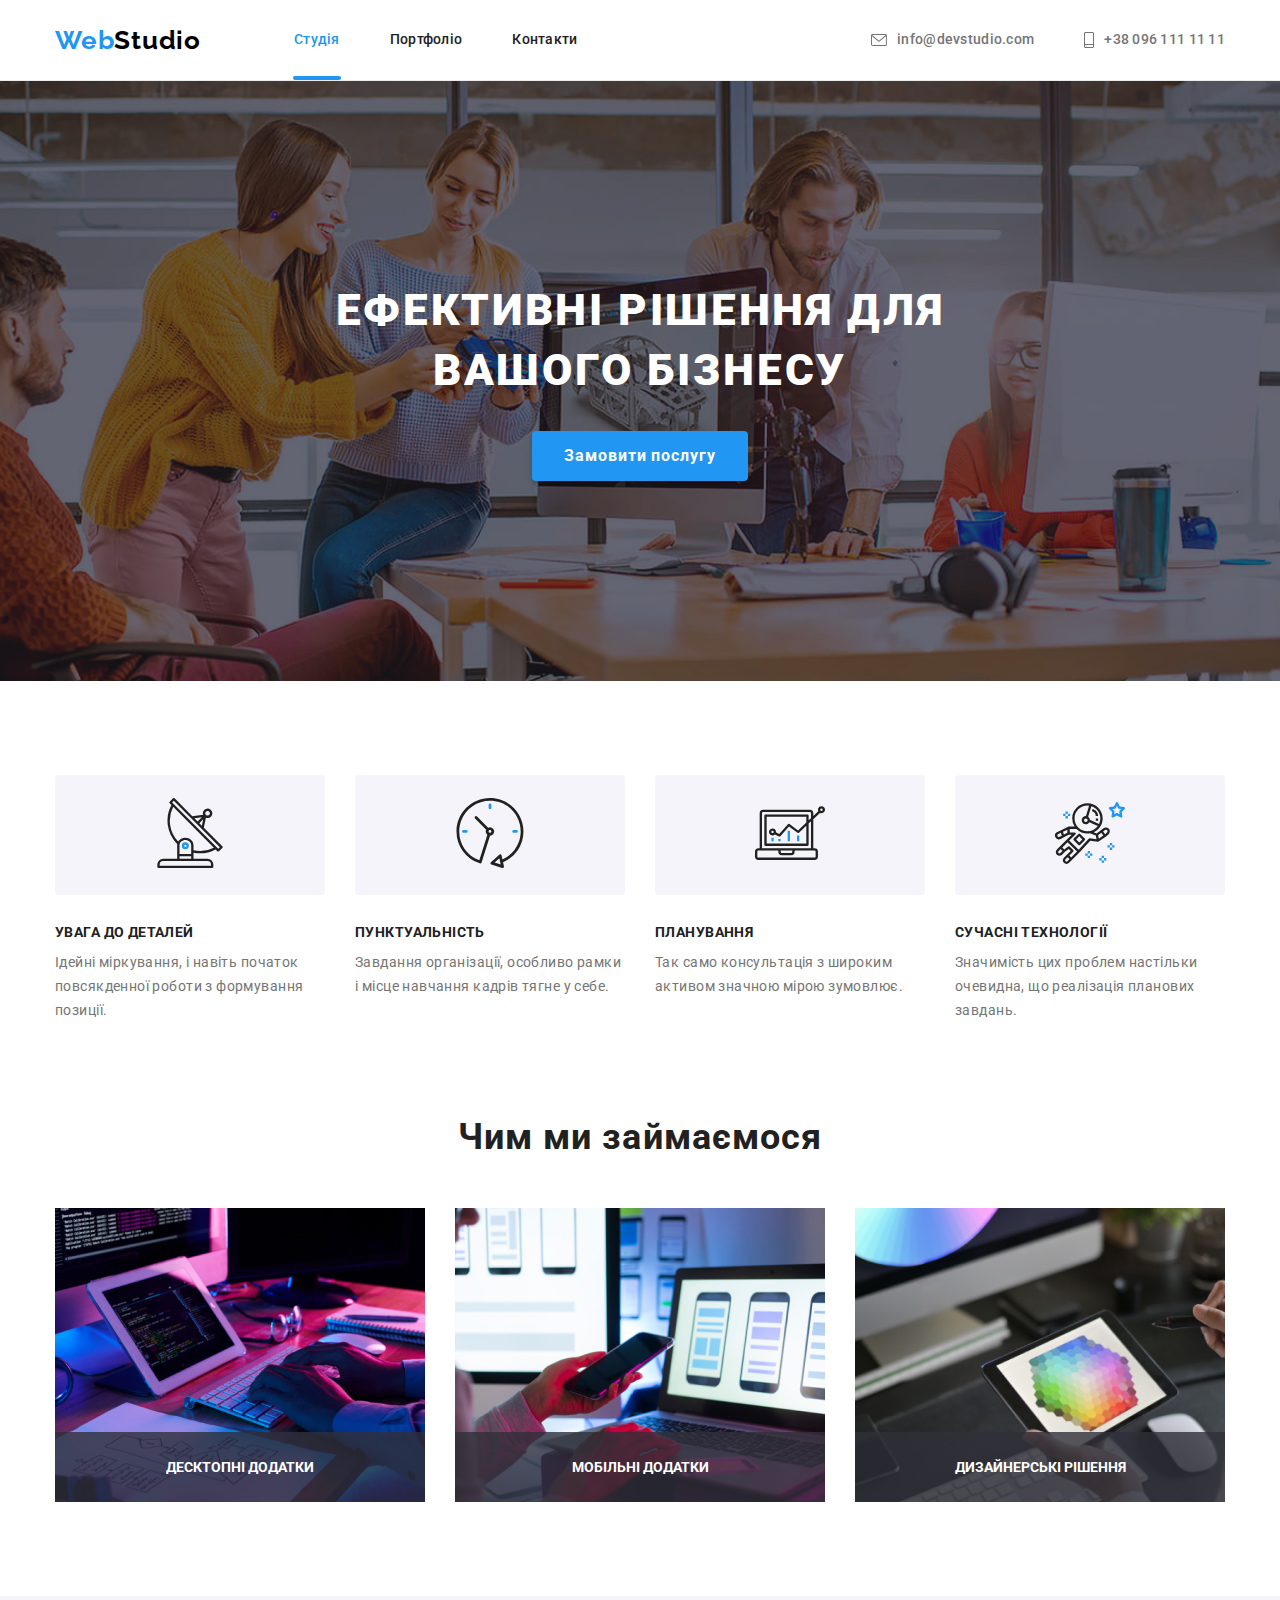
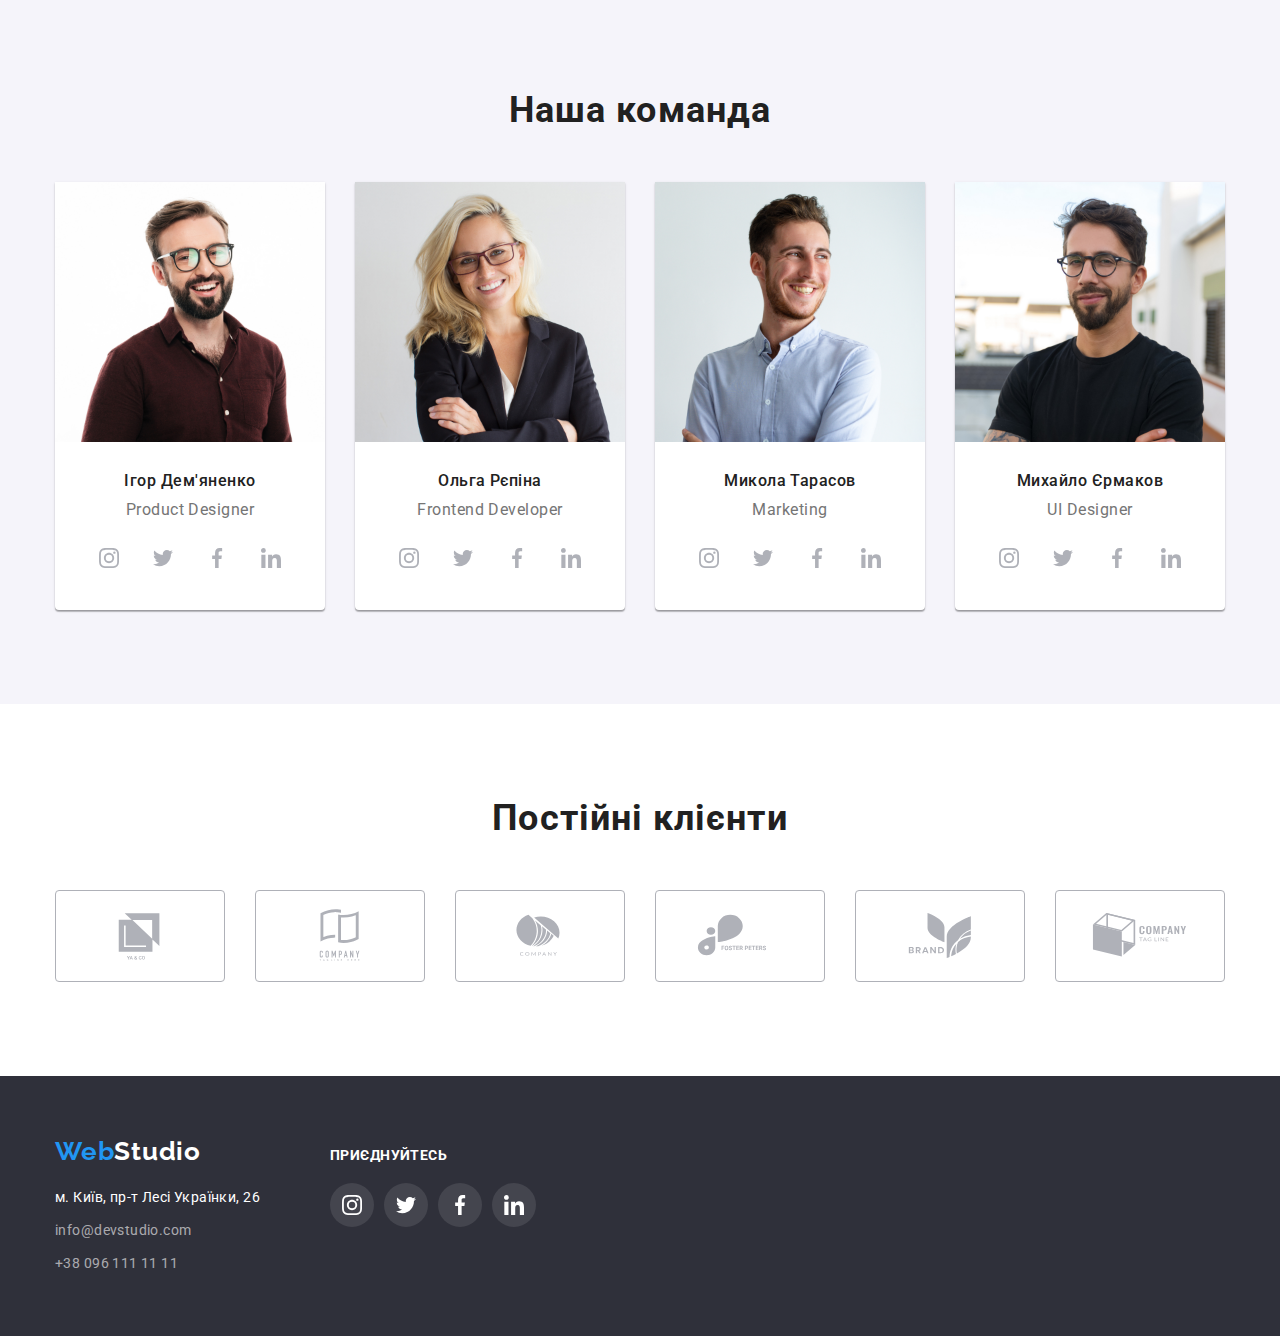
<file: index.html>
<!DOCTYPE html>
<html lang="uk">
  <head>
    <meta charset="UTF-8" />
    <meta http-equiv="X-UA-Compatible" content="IE=edge" />
    <meta name="viewport" content="width=device-width, initial-scale=1.0" />
    <title>hw-3</title>

    <!-- Modern normalize -->
    <link
      rel="stylesheet"
      href="https://cdnjs.cloudflare.com/ajax/libs/modern-normalize/1.1.0/modern-normalize.css"
      integrity="sha512-Y0MM+V6ymRKN2zStTqzQ227DWhhp4Mzdo6gnlRnuaNCbc+YN/ZH0sBCLTM4M0oSy9c9VKiCvd4Jk44aCLrNS5Q=="
      crossorigin="anonymous"
      referrerpolicy="no-referrer"
    />

    <!-- Fonts -->
    <link rel="preconnect" href="https://fonts.googleapis.com" />
    <link rel="preconnect" href="https://fonts.gstatic.com" crossorigin />
    <link
      href="https://fonts.googleapis.com/css2?family=Raleway:wght@700&family=Roboto:wght@400;500;700;900&display=swap"
      rel="stylesheet"
    />

    <!-- Custom styles -->
    <link rel="stylesheet" href="./css/styles.css" />
  </head>

  <body>
    <!-- HEADER -->

    <header class="header">
      <div class="header-container container">
        <nav class="header-nav">
          <div class="partner-logo">
            <a class="logo" href="./index.html"
              >Web<span class="logo logo-header">Studio</span></a
            >
          </div>
          <ul class="naw-list list">
            <li class="naw-item">
              <a
                href="./index.html"
                rel="noopener noreferrer nofollow"
                class="naw-link naw-page"
                >Студія</a
              >
            </li>
            <li class="naw-item">
              <a
                href="./portfolio.html"
                rel="noopener noreferrer nofollow"
                class="naw-link"
                >Портфоліо</a
              >
            </li>
            <li class="naw-item">
              <a href="#" rel="noopener noreferrer nofollow" class="naw-link"
                >Контакти</a
              >
            </li>
          </ul>
        </nav>
        <ul class="contact list">
          <li class="contact-item">
            <a href="mailto:info@devstudio.com" class="contact-link"
              ><svg class="header-icon" width="16" height="12">
                <use href="./img/icons/icons.svg#icon-envelope"></use>
              </svg>
              info@devstudio.com
            </a>
          </li>
          <li class="contact-item">
            <a href="tel:+380961111111" class="contact-link"
              ><svg class="header-icon" width="10" height="16">
                <use href="./img/icons/icons.svg#icon-smartphone"></use>
              </svg>
              +38 096 111 11 11
            </a>
          </li>
        </ul>
      </div>
    </header>

    <!-- MAIN -->

    <main>
      <!-- HERO -->

      <section class="hero section">
        <div class="container">
          <h1 class="hero-title">Ефективні рішення для вашого бізнесу</h1>
          <button type="button" class="hero-btn" data-modal-open>
            Замовити послугу
          </button>
        </div>
      </section>

      <!-- BENEFITS -->

      <section class="section">
        <div class="benefits-container container">
          <h2 class="visually-hidden">Особенности и преимущества</h2>
          <ul class="list benefits">
            <li class="benefits-list">
              <div class="icon-container">
                <a href=""
                  ><svg class="icon-benefits" width="70" height="70">
                    <use href="./img/icons/icons.svg#icon-antenna"></use>
                  </svg>
                </a>
              </div>
              <h3 class="benefits-title">УВАГА ДО ДЕТАЛЕЙ</h3>
              <p class="benefits-text">
                Ідейні міркування, і навіть початок повсякденної роботи з
                формування позиції.
              </p>
            </li>
            <li class="benefits-list">
              <div class="icon-container">
                <a href=""
                  ><svg class="icon-benefits" width="70" height="70">
                    <use href="./img/icons/icons.svg#icon-clock"></use>
                  </svg>
                </a>
              </div>
              <h3 class="benefits-title">ПУНКТУАЛЬНІСТЬ</h3>
              <p class="benefits-text">
                Завдання організації, особливо рамки і місце навчання кадрів
                тягне у себе.
              </p>
            </li>
            <li class="benefits-list">
              <div class="icon-container">
                <a href=""
                  ><svg class="icon-benefits" width="70" height="70">
                    <use href="./img/icons/icons.svg#icon-diagram"></use>
                  </svg>
                </a>
              </div>
              <h3 class="benefits-title">ПЛАНУВАННЯ</h3>
              <p class="benefits-text">
                Так само консультація з широким активом значною мірою зумовлює.
              </p>
            </li>
            <li class="benefits-list">
              <div class="icon-container">
                <a href=""
                  ><svg class="icon-benefits" width="70" height="70">
                    <use href="./img/icons/icons.svg#icon-astronaut"></use>
                  </svg>
                </a>
              </div>
              <h3 class="benefits-title">СУЧАСНІ ТЕХНОЛОГІЇ</h3>
              <p class="benefits-text">
                Значимість цих проблем настільки очевидна, що реалізація
                планових завдань.
              </p>
            </li>
          </ul>
        </div>
      </section>

      <!-- ABOUT -->
      <section class="section about">
        <div class="container">
          <h2 class="section-title">Чим ми займаємося</h2>
          <ul class="about-list list">
            <li class="about-item">
              <img
                src="./img/computer.jpg"
                alt="Комп'ютер"
                width="370"
                height="294"
                class="about-img"
              />
              <div class="overlay-about">
                <p class="overlay-about-text">Десктопні додатки</p>
              </div>
            </li>
            <li class="about-item">
              <img
                src="./img/telephone.jpg"
                alt="Телефон"
                width="370"
                height="294"
                class="about-img"
              />
              <div class="overlay-about">
                <p class="overlay-about-text">Мобільні додатки</p>
              </div>
            </li>
            <li class="about-item">
              <img
                src="./img/tablet.jpg"
                alt="Планшет"
                width="370"
                height="294"
                class="about-img"
              />
              <div class="overlay-about">
                <p class="overlay-about-text">Дизайнерські рішення</p>
              </div>
            </li>
          </ul>
        </div>
      </section>

      <!-- TEAM -->
      <section class="team section">
        <div class="container">
          <h2 class="section-title">Наша команда</h2>
          <ul class="team-list list">
            <li class="team-item">
              <img
                src="./img/team-img-1.jpg"
                alt="Ігор Дем'яненко"
                width="270"
                height="260"
                class="team-img"
              />
              <div class="team-card">
                <h3 class="team-name">Ігор Дем'яненко</h3>
                <p lang="en" class="team-content">Product Designer</p>
                <ul class="socials list">
                  <li class="socials-item">
                    <a
                      class="socials-link"
                      href="https://instagram.com"
                      target="_blank"
                      rel="noopener noreferrer"
                      aria-label="Instagram icon"
                      ><svg class="socials-icon" width="20" height="20">
                        <use href="./img/icons/icons.svg#icon-instagram"></use>
                      </svg>
                    </a>
                  </li>
                  <li class="socials-item">
                    <a
                      class="socials-link link"
                      href="https://twitter.com"
                      target="_blank"
                      rel="noopener noreferrer"
                      aria-label="Twitter icon"
                      ><svg class="socials-icon" width="20" height="20">
                        <use href="./img/icons/icons.svg#icon-twitter"></use>
                      </svg>
                    </a>
                  </li>
                  <li class="socials-item">
                    <a
                      class="socials-link link"
                      href="https://facebook.com"
                      target="_blank"
                      rel="noopener noreferrer"
                      aria-label="Facebook icon"
                      ><svg class="socials-icon" width="20" height="20">
                        <use href="./img/icons/icons.svg#icon-facebook"></use>
                      </svg>
                    </a>
                  </li>
                  <li class="socials-item">
                    <a
                      class="socials-link link"
                      href="https://linkedin.com"
                      target="_blank"
                      rel="noopener noreferrer"
                      aria-label="LinkedIn icon"
                      ><svg class="socials-icon" width="20" height="20">
                        <use href="./img/icons/icons.svg#icon-linkedin"></use>
                      </svg>
                    </a>
                  </li>
                </ul>
              </div>
            </li>
            <li class="team-item">
              <img
                src="./img/team-img-2.jpg"
                alt="Ольга Рєпіна"
                width="270"
                height="260"
                class="team-img"
              />
              <div class="team-card">
                <h3 class="team-name">Ольга Рєпіна</h3>
                <p lang="en" class="team-content">Frontend Developer</p>
                <ul class="socials list">
                  <li class="socials-item">
                    <a
                      class="socials-link link"
                      href="https://instagram.com"
                      target="_blank"
                      rel="noopener noreferrer"
                      aria-label="Instagram icon"
                      ><svg class="socials-icon" width="20" height="20">
                        <use href="./img/icons/icons.svg#icon-instagram"></use>
                      </svg>
                    </a>
                  </li>
                  <li class="socials-item">
                    <a
                      class="socials-link link"
                      href="https://twitter.com"
                      target="_blank"
                      rel="noopener noreferrer"
                      aria-label="Twitter icon"
                      ><svg class="socials-icon" width="20" height="20">
                        <use href="./img/icons/icons.svg#icon-twitter"></use>
                      </svg>
                    </a>
                  </li>
                  <li class="socials-item">
                    <a
                      class="socials-link link"
                      href="https://facebook.com"
                      target="_blank"
                      rel="noopener noreferrer"
                      aria-label="Facebook icon"
                      ><svg class="socials-icon" width="20" height="20">
                        <use href="./img/icons/icons.svg#icon-facebook"></use>
                      </svg>
                    </a>
                  </li>
                  <li class="socials-item">
                    <a
                      class="socials-link link"
                      href="https://linkedin.com"
                      target="_blank"
                      rel="noopener noreferrer"
                      aria-label="LinkedIn icon"
                      ><svg class="socials-icon" width="20" height="20">
                        <use href="./img/icons/icons.svg#icon-linkedin"></use>
                      </svg>
                    </a>
                  </li>
                </ul>
              </div>
            </li>
            <li class="team-item">
              <img
                src="./img/team-img-3.jpg"
                alt="Микола Тарасов"
                width="270"
                height="260"
                class="team-img"
              />
              <div class="team-card">
                <h3 class="team-name">Микола Тарасов</h3>
                <p lang="en" class="team-content">Marketing</p>
                <ul class="socials list">
                  <li class="socials-item">
                    <a
                      class="socials-link link"
                      href="https://instagram.com"
                      target="_blank"
                      rel="noopener noreferrer"
                      aria-label="Instagram icon"
                      ><svg class="socials-icon" width="20" height="20">
                        <use href="./img/icons/icons.svg#icon-instagram"></use>
                      </svg>
                    </a>
                  </li>
                  <li class="socials-item">
                    <a
                      class="socials-link link"
                      href="https://twitter.com"
                      target="_blank"
                      rel="noopener noreferrer"
                      aria-label="Twitter icon"
                      ><svg class="socials-icon" width="20" height="20">
                        <use href="./img/icons/icons.svg#icon-twitter"></use>
                      </svg>
                    </a>
                  </li>
                  <li class="socials-item">
                    <a
                      class="socials-link link"
                      href="https://facebook.com"
                      target="_blank"
                      rel="noopener noreferrer"
                      aria-label="Facebook icon"
                      ><svg class="socials-icon" width="20" height="20">
                        <use href="./img/icons/icons.svg#icon-facebook"></use>
                      </svg>
                    </a>
                  </li>
                  <li class="socials-item">
                    <a
                      class="socials-link link"
                      href="https://linkedin.com"
                      target="_blank"
                      rel="noopener noreferrer"
                      aria-label="LinkedIn icon"
                      ><svg class="socials-icon" width="20" height="20">
                        <use href="./img/icons/icons.svg#icon-linkedin"></use>
                      </svg>
                    </a>
                  </li>
                </ul>
              </div>
            </li>
            <li class="team-item">
              <img
                src="./img/team-img-4.jpg"
                alt="Михайло Єрмаков"
                width="270"
                height="260"
                class="team-img"
              />
              <div class="team-card">
                <h3 class="team-name">Михайло Єрмаков</h3>
                <p lang="en" class="team-content">UI Designer</p>
                <ul class="socials list">
                  <li class="socials-item">
                    <a
                      class="socials-link link"
                      href="https://instagram.com"
                      target="_blank"
                      rel="noopener noreferrer"
                      aria-label="Instagram icon"
                      ><svg class="socials-icon" width="20" height="20">
                        <use href="./img/icons/icons.svg#icon-instagram"></use>
                      </svg>
                    </a>
                  </li>
                  <li class="socials-item">
                    <a
                      class="socials-link link"
                      href="https://twitter.com"
                      target="_blank"
                      rel="noopener noreferrer"
                      aria-label="Twitter icon"
                      ><svg class="socials-icon" width="20" height="20">
                        <use href="./img/icons/icons.svg#icon-twitter"></use>
                      </svg>
                    </a>
                  </li>
                  <li class="socials-item">
                    <a
                      class="socials-link link"
                      href="https://facebook.com"
                      target="_blank"
                      rel="noopener noreferrer"
                      aria-label="Facebook icon"
                      ><svg class="socials-icon" width="20" height="20">
                        <use href="./img/icons/icons.svg#icon-facebook"></use>
                      </svg>
                    </a>
                  </li>
                  <li class="socials-item">
                    <a
                      class="socials-link link"
                      href="https://linkedin.com"
                      target="_blank"
                      rel="noopener noreferrer"
                      aria-label="LinkedIn icon"
                      ><svg class="socials-icon" width="20" height="20">
                        <use href="./img/icons/icons.svg#icon-linkedin"></use>
                      </svg>
                    </a>
                  </li>
                </ul>
              </div>
            </li>
          </ul>
        </div>
      </section>

      <!-- CLIENTS -->

      <section class="clients section">
        <div class="container">
          <h2 class="section-title clients-title">Постійні клієнти</h2>
          <ul class="list clients-list">
            <li class="container-items">
              <a class="clients-link" href="#"
                ><svg class="clients-icon" width="106" height="60">
                  <use href="./img/icons/icons.svg#icon-company1"></use>
                </svg>
              </a>
            </li>
            <li class="container-items">
              <a class="clients-link" href="#"
                ><svg class="clients-icon" width="106" height="60">
                  <use href="./img/icons/icons.svg#icon-company2"></use>
                </svg>
              </a>
            </li>
            <li class="container-items">
              <a class="clients-link" href="#"
                ><svg class="clients-icon" width="106" height="60">
                  <use href="./img/icons/icons.svg#icon-company3"></use>
                </svg>
              </a>
            </li>
            <li class="container-items">
              <a class="clients-link" href="#"
                ><svg class="clients-icon" width="106" height="60">
                  <use href="./img/icons/icons.svg#icon-company4"></use>
                </svg>
              </a>
            </li>
            <li class="container-items">
              <a class="clients-link" href="#"
                ><svg class="clients-icon" width="106" height="60">
                  <use href="./img/icons/icons.svg#icon-company5"></use>
                </svg>
              </a>
            </li>
            <li class="container-items">
              <a class="clients-link" href="#"
                ><svg class="clients-icon" width="106" height="60">
                  <use href="./img/icons/icons.svg#icon-company6"></use>
                </svg>
              </a>
            </li>
          </ul>
        </div>
      </section>
    </main>

    <!-- FOOTER -->

    <footer class="footer">
      <div class="container footer-container">
        <div class="footer-contacts">
          <a href="./index.html" class="logo"
            >Web<span class="logo-footer">Studio</span></a
          >
          <address class="footer-adress">
            <ul class="list footer-list">
              <li class="footer-item">
                <a
                  href="https://goo.gl/maps/3n27AXKgrhXGFmmF6"
                  target="_blank"
                  rel="noopener noreferrer nofollow"
                  class="footer-link"
                  >м. Київ, пр-т Лесі Українки, 26</a
                >
              </li>

              <li class="footer-item">
                <a href="mailto:info@devstudio.com" class="footer-contact"
                  >info@devstudio.com</a
                >
              </li>
              <li class="footer-item">
                <a href="tel:+380961111111" class="footer-contact"
                  >+38 096 111 11 11</a
                >
              </li>
            </ul>
          </address>
        </div>
        <div class="footer-socials">
          <p class="footer-text">приєднуйтесь</p>
          <ul class="list socials-list">
            <li>
              <a class="footer-links" href="">
                <svg class="footer-icon" width="20" height="20">
                  <use href="./img/icons/icons.svg#icon-instagram"></use>
                </svg>
              </a>
            </li>
            <li>
              <a class="footer-links" href="">
                <svg class="footer-icon" width="20" height="20">
                  <use href="./img/icons/icons.svg#icon-twitter"></use>
                </svg>
              </a>
            </li>
            <li>
              <a class="footer-links" href="">
                <svg class="footer-icon" width="20" height="20">
                  <use href="./img/icons/icons.svg#icon-facebook"></use>
                </svg>
              </a>
            </li>
            <li>
              <a class="footer-links" href="">
                <svg class="footer-icon" width="20" height="20">
                  <use href="./img/icons/icons.svg#icon-linkedin"></use>
                </svg>
              </a>
            </li>
          </ul>
        </div>
      </div>
    </footer>

    <!-- Modal window -->
    <div class="backdrop is-hidden" data-modal>
      <div class="modal" data-modal-window>
        <button class="modal-btn" data-modal-close>
          <svg class="modal-icon" width="18" height="18">
            <use href="./img/icons/icons.svg#icon-close"></use>
          </svg>
        </button>
      </div>
    </div>

    <script src="./js/modal.js"></script>
  </body>
</html>
</file>
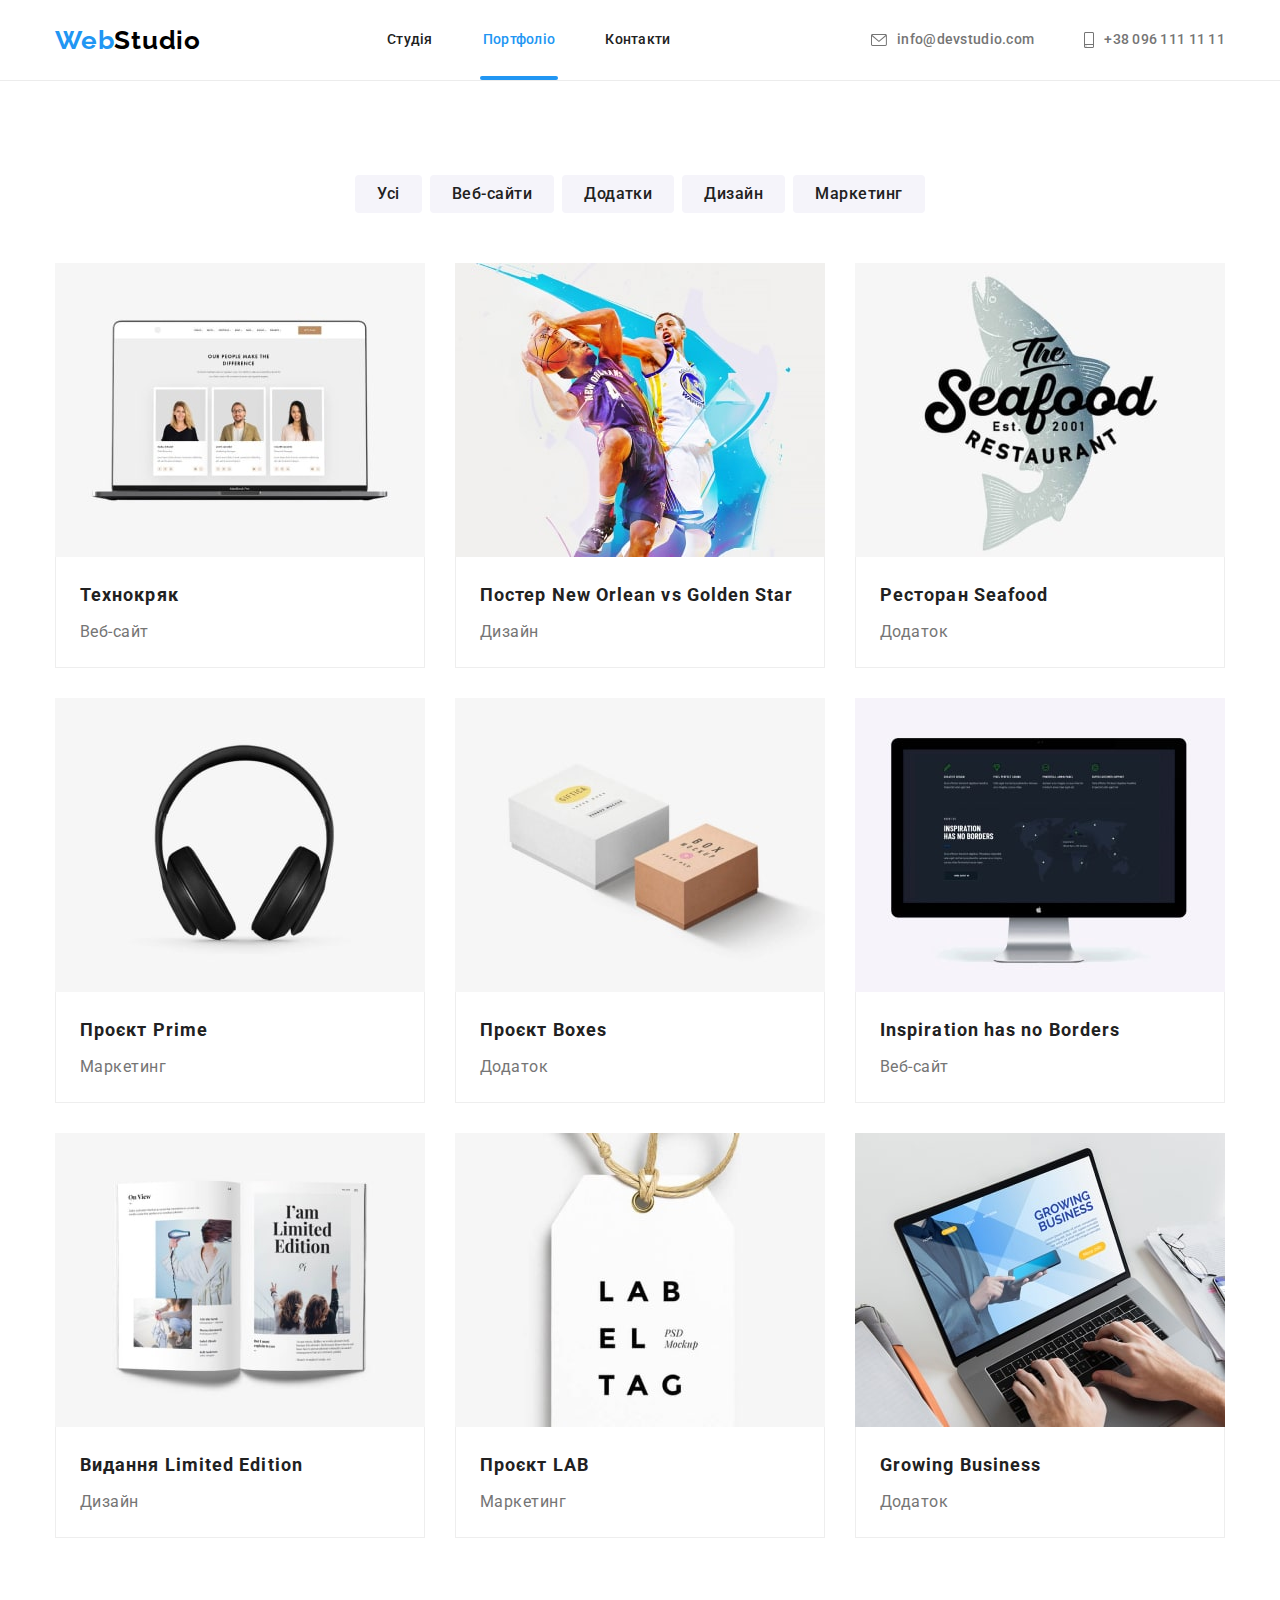
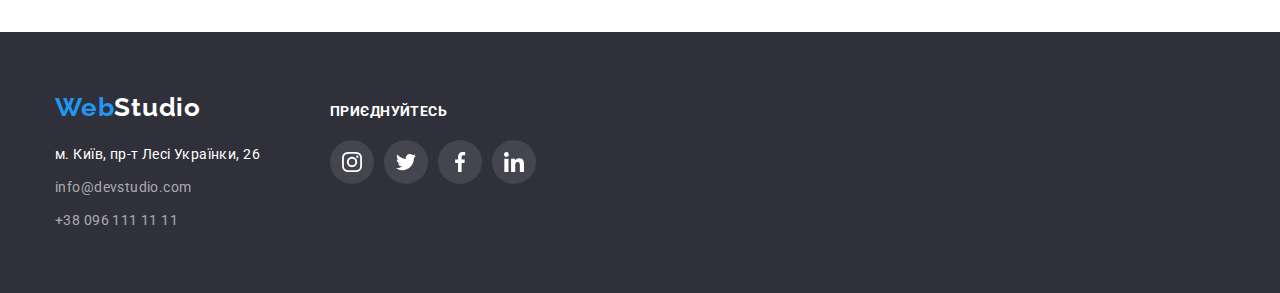
<file: portfolio.html>
<!DOCTYPE html>
<html lang="uk">
  <head>
    <meta charset="UTF-8" />
    <meta http-equiv="X-UA-Compatible" content="IE=edge" />
    <meta name="viewport" content="width=device-width, initial-scale=1.0" />
    <title>portfolio-hw-3</title>

    <!-- Modern normalize -->
    <link
      rel="stylesheet"
      href="https://cdnjs.cloudflare.com/ajax/libs/modern-normalize/1.1.0/modern-normalize.css"
      integrity="sha512-Y0MM+V6ymRKN2zStTqzQ227DWhhp4Mzdo6gnlRnuaNCbc+YN/ZH0sBCLTM4M0oSy9c9VKiCvd4Jk44aCLrNS5Q=="
      crossorigin="anonymous"
      referrerpolicy="no-referrer"
    />

    <!-- Fonts -->
    <link rel="preconnect" href="https://fonts.googleapis.com" />
    <link rel="preconnect" href="https://fonts.gstatic.com" crossorigin />
    <link
      href="https://fonts.googleapis.com/css2?family=Raleway:wght@700&family=Roboto:wght@400;500;700;900&display=swap"
      rel="stylesheet"
    />

    <!-- Custom styles -->
    <link rel="stylesheet" href="./css/styles.css" />
  </head>

  <body>
    <!-- HEADER -->
    <header class="header">
      <div class="header-container container">
        <nav class="header-nav">
          <div class="partner-logo">
            <a class="logo partner-logo" href="./index.html"
              >Web<span class="logo-header">Studio</span></a
            >
          </div>
          <ul class="naw-list list">
            <li class="naw-item">
              <a
                href="./index.html"
                rel="noopener noreferrer nofollow"
                class="naw-link"
                >Студія</a
              >
            </li>
            <li class="naw-item">
              <a
                href="./portfolio.html"
                rel="noopener noreferrer nofollow"
                class="naw-link naw-page naw-page-portfolio"
                >Портфоліо</a
              >
            </li>
            <li class="naw-item">
              <a href="#" rel="noopener noreferrer nofollow" class="naw-link"
                >Контакти</a
              >
            </li>
          </ul>
        </nav>
        <ul class="contact list">
          <li class="contact-item">
            <a href="mailto:info@devstudio.com" class="contact-link"
              ><svg class="header-icon" width="16" height="12">
                <use href="./img/icons/icons.svg#icon-envelope"></use></svg
              >info@devstudio.com</a
            >
          </li>
          <li class="contact-item">
            <a href="tel:+380961111111" class="contact-link"
              ><svg class="header-icon" width="10" height="16">
                <use href="./img/icons/icons.svg#icon-smartphone"></use></svg
              >+38 096 111 11 11</a
            >
          </li>
        </ul>
      </div>
    </header>

    <!-- MAIN -->

    <main>
      <!-- MENU -->

      <section class="menu menu-portfolio section">
        <div class="container">
          <h1 class="visually-hidden">Наші послуги</h1>
          <ul class="list menu-list">
            <li class="menu-item">
              <button type="button" class="menu-btn">Усі</button>
            </li>
            <li class="menu-item">
              <button type="button" class="menu-btn">Веб-сайти</button>
            </li>
            <li class="menu-item">
              <button type="button" class="menu-btn">Додатки</button>
            </li>
            <li class="menu-item">
              <button type="button" class="menu-btn">Дизайн</button>
            </li>
            <li class="menu-item">
              <button type="button" class="menu-btn">Маркетинг</button>
            </li>
          </ul>

          <!-- PORTFOLIO -->
          <ul class="list portfolio card-set">
            <li class="portfolio-list card-set-item">
              <a class="portfolio-link" href="">
                <div class="team-thumb">
                  <img
                    src="./img/img-1.jpg"
                    alt="Веб-сайт"
                    width="370"
                    height="294"
                    class="portfolio-img"
                  />
                  <div class="overlay-portfolio">
                    <p class="overlay-portfolio-text">
                      Ресурс пропонує комплексні пропозиції з різним рівнем
                      функціоналу та сервісів. Все це дозволить відвідувачу
                      отримати вичерпні відомості про компанію чи приватну
                      особу.
                    </p>
                  </div>
                </div>
                <div class="portfolio-card">
                  <h2 class="portfolio-title">Технокряк</h2>
                  <p class="portfolio-text">Веб-сайт</p>
                </div>
              </a>
            </li>
            <li class="portfolio-list card-set-item">
              <a class="portfolio-link" href="">
                <div class="team-thumb">
                  <img
                    src="./img/img-2.jpg"
                    alt="Дизайн"
                    width="370"
                    height="294"
                    class="portfolio-img"
                  />
                  <div class="overlay-portfolio">
                    <p class="overlay-portfolio-text">
                      Ресурс пропонує комплексні пропозиції з різним рівнем
                      функціоналу та сервісів. Все це дозволить відвідувачу
                      отримати вичерпні відомості про компанію чи приватну
                      особу.
                    </p>
                  </div>
                </div>
                <div class="portfolio-card">
                  <h2 class="portfolio-title">
                    Постер New Orlean vs Golden Star
                  </h2>
                  <p class="portfolio-text">Дизайн</p>
                </div>
              </a>
            </li>
            <li class="portfolio-list card-set-item">
              <a class="portfolio-link" href="">
                <div class="team-thumb">
                  <img
                    src="./img/img-3.jpg"
                    alt="Додаток"
                    width="370"
                    height="294"
                    class="portfolio-img"
                  />
                  <div class="overlay-portfolio">
                    <p class="overlay-portfolio-text">
                      Ресурс пропонує комплексні пропозиції з різним рівнем
                      функціоналу та сервісів. Все це дозволить відвідувачу
                      отримати вичерпні відомості про компанію чи приватну
                      особу.
                    </p>
                  </div>
                </div>
                <div class="portfolio-card">
                  <h2 class="portfolio-title">Ресторан Seafood</h2>
                  <p class="portfolio-text">Додаток</p>
                </div>
              </a>
            </li>
            <li class="portfolio-list card-set-item">
              <a class="portfolio-link" href="">
                <div class="team-thumb">
                  <img
                    src="./img/img-4.jpg"
                    alt="Маркетинг"
                    width="370"
                    height="294"
                    class="portfolio-img"
                  />
                  <div class="overlay-portfolio">
                    <p class="overlay-portfolio-text">
                      Ресурс пропонує комплексні пропозиції з різним рівнем
                      функціоналу та сервісів. Все це дозволить відвідувачу
                      отримати вичерпні відомості про компанію чи приватну
                      особу.
                    </p>
                  </div>
                </div>
                <div class="portfolio-card">
                  <h2 class="portfolio-title">Проєкт Prime</h2>
                  <p class="portfolio-text">Маркетинг</p>
                </div>
              </a>
            </li>
            <li class="portfolio-list card-set-item">
              <a class="portfolio-link" href="">
                <div class="team-thumb">
                  <img
                    src="./img/img-5.jpg"
                    alt="Додаток"
                    width="370"
                    height="294"
                    class="portfolio-img"
                  />
                  <div class="overlay-portfolio">
                    <p class="overlay-portfolio-text">
                      Ресурс пропонує комплексні пропозиції з різним рівнем
                      функціоналу та сервісів. Все це дозволить відвідувачу
                      отримати вичерпні відомості про компанію чи приватну
                      особу.
                    </p>
                  </div>
                </div>
                <div class="portfolio-card">
                  <h2 class="portfolio-title">Проєкт Boxes</h2>
                  <p class="portfolio-text">Додаток</p>
                </div>
              </a>
            </li>
            <li class="portfolio-list card-set-item">
              <a class="portfolio-link" href="">
                <div class="team-thumb">
                  <img
                    src="./img/img-6.jpg"
                    alt="Веб-сайт"
                    width="370"
                    height="294"
                    class="portfolio-img"
                  />
                  <div class="overlay-portfolio">
                    <p class="overlay-portfolio-text">
                      Ресурс пропонує комплексні пропозиції з різним рівнем
                      функціоналу та сервісів. Все це дозволить відвідувачу
                      отримати вичерпні відомості про компанію чи приватну
                      особу.
                    </p>
                  </div>
                </div>
                <div class="portfolio-card">
                  <h2 lang="en" class="portfolio-title">
                    Inspiration has no Borders
                  </h2>
                  <p class="portfolio-text">Веб-сайт</p>
                </div>
              </a>
            </li>
            <li class="portfolio-list card-set-item">
              <a class="portfolio-link" href="">
                <div class="team-thumb">
                  <img
                    src="./img/img-7.jpg"
                    alt="Дизайн"
                    width="370"
                    height="294"
                    class="portfolio-img"
                  />
                  <div class="overlay-portfolio">
                    <p class="overlay-portfolio-text">
                      Ресурс пропонує комплексні пропозиції з різним рівнем
                      функціоналу та сервісів. Все це дозволить відвідувачу
                      отримати вичерпні відомості про компанію чи приватну
                      особу.
                    </p>
                  </div>
                </div>
                <div class="portfolio-card">
                  <h2 class="portfolio-title">Видання Limited Edition</h2>
                  <p class="portfolio-text">Дизайн</p>
                </div>
              </a>
            </li>
            <li class="portfolio-list card-set-item">
              <a class="portfolio-link" href="">
                <div class="team-thumb">
                  <img
                    src="./img/img-8.jpg"
                    alt="Маркетинг"
                    width="370"
                    height="294"
                    class="portfolio-img"
                  />
                  <div class="overlay-portfolio">
                    <p class="overlay-portfolio-text">
                      Ресурс пропонує комплексні пропозиції з різним рівнем
                      функціоналу та сервісів. Все це дозволить відвідувачу
                      отримати вичерпні відомості про компанію чи приватну
                      особу.
                    </p>
                  </div>
                </div>
                <div class="portfolio-card">
                  <h2 class="portfolio-title">Проєкт LAB</h2>
                  <p class="portfolio-text">Маркетинг</p>
                </div>
              </a>
            </li>
            <li class="portfolio-list card-set-item">
              <a class="portfolio-link" href="">
                <div class="team-thumb">
                  <img
                    src="./img/img-9.jpg"
                    alt="Додаток"
                    width="370"
                    height="294"
                    class="portfolio-img"
                  />
                  <div class="overlay-portfolio">
                    <p class="overlay-portfolio-text">
                      Ресурс пропонує комплексні пропозиції з різним рівнем
                      функціоналу та сервісів. Все це дозволить відвідувачу
                      отримати вичерпні відомості про компанію чи приватну
                      особу.
                    </p>
                  </div>
                </div>
                <div class="portfolio-card">
                  <h2 lang="en" class="portfolio-title">Growing Business</h2>
                  <p class="portfolio-text">Додаток</p>
                </div>
              </a>
            </li>
          </ul>
        </div>
      </section>
    </main>

    <!-- FOOTER -->

    <footer class="footer">
      <div class="container footer-container">
        <div class="footer-contacts">
          <a href="./index.html" class="logo"
            >Web<span class="logo-footer">Studio</span></a
          >
          <address class="footer-adress">
            <ul class="list footer-list">
              <li class="footer-item">
                <a
                  href="https://goo.gl/maps/3n27AXKgrhXGFmmF6"
                  target="_blank"
                  rel="noopener noreferrer nofollow"
                  class="footer-link"
                  >м. Київ, пр-т Лесі Українки, 26</a
                >
              </li>

              <li class="footer-item">
                <a href="mailto:info@devstudio.com" class="footer-contact"
                  >info@devstudio.com</a
                >
              </li>
              <li class="footer-item">
                <a href="tel:+380961111111" class="footer-contact"
                  >+38 096 111 11 11</a
                >
              </li>
            </ul>
          </address>
        </div>
        <div class="footer-socials">
          <p class="footer-text">приєднуйтесь</p>
          <ul class="list socials-list">
            <li>
              <a class="footer-links" href="">
                <svg class="footer-icon" width="20" height="20">
                  <use href="./img/icons/icons.svg#icon-instagram"></use>
                </svg>
              </a>
            </li>
            <li>
              <a class="footer-links" href="">
                <svg class="footer-icon" width="20" height="20">
                  <use href="./img/icons/icons.svg#icon-twitter"></use>
                </svg>
              </a>
            </li>
            <li>
              <a class="footer-links" href="">
                <svg class="footer-icon" width="20" height="20">
                  <use href="./img/icons/icons.svg#icon-facebook"></use>
                </svg>
              </a>
            </li>
            <li>
              <a class="footer-links" href="">
                <svg class="footer-icon" width="20" height="20">
                  <use href="./img/icons/icons.svg#icon-linkedin"></use>
                </svg>
              </a>
            </li>
          </ul>
        </div>
      </div>
    </footer>
  </body>
</html>
</file>
<file: css/styles.css>
:root {
  --primary-color: #212121;
  --secondary-color: #f5f4fa;
  --accent-color: #e5e5e5;
  --color-grey: #757575;
  --common-white: #ffffff;
  --color-blue: #2196f3;
  --color-hero: #2f303a;
  --color-portfolio: #f5f5f5;
  --main-font: "Roboto", sans-serif;
  --title-size: 44px;
  --text-size: 14px;
  --indent: 30px;
  --items: 3;
  /* animation */
  --anim: 250ms cubic-bezier(0.4, 0, 0.2, 1);
}

body {
  font-family: "Roboto", sans-serif;
  color: var(--primary-color);
  background-color: var(--common-white);
  font-size: var(--text-size);
}
/* reset start */
h1,
h2,
h3,
h4,
h5,
h6,
p {
  margin: 0;
}

.link {
  text-decoration: none;
  color: currentColor;
}

.list {
  list-style: none;
  margin: 0;
  padding: 0;
}

img {
  display: block;
}

/* reset end */
.section {
  padding-top: 94px;
  padding-bottom: 94px;
}
.container {
  width: 1200px;
  padding-right: 15px;
  padding-left: 15px;
  margin-left: auto;
  margin-right: auto;
  /* outline: 2px solid red; */
}

.card-set {
  display: flex;
  flex-wrap: wrap;
  gap: var(--indent);
}
.card-set-item {
  flex-basis: calc(
    (100% - var(--indent) * (var(--items) - 1)) / (var(--items))
  );
}

/* HEADER */
.header {
  border: 1px solid #ececec;
  border-top: none;
  border-right: none;
  border-left: none;
}

.header-container {
  display: flex;
  align-items: center;
}
.header-nav {
  display: flex;
  align-items: center;
  margin-right: auto;
}
.logo {
  font-family: "Raleway";
  font-weight: 700;
  font-size: 26px;
  line-height: 1.19;
  letter-spacing: 0.03em;
  color: var(--color-blue);
  text-decoration: none;
}

.partner-logo {
  margin-right: 93px;
}

.contact {
  display: flex;
  /* align-items: center; */
  gap: 50px;
}

.header-icon {
  fill: currentColor;
}

.logo-header {
  color: #000000;
}

.naw-list {
  display: flex;
  /* align-items: center; */
  gap: 50px;
}

.menu-list {
  display: flex;
  justify-content: center;
  margin-bottom: 50px;
}
.menu-item:not(:last-child) {
  margin-right: 8px;
}

.list {
  list-style: none;
}

.naw-link {
  display: block;
  font-weight: 500;
  line-height: 1.14;
  letter-spacing: 0.02em;
  color: var(--primary-color);
  text-decoration: none;
  padding: 32px 0;
  transition-property: color;
  transition-duration: 250ms;
  transition-timing-function: cubic-bezier(0.4, 0, 0.2, 1);
  /* transition: color var(--anim); */
}

.naw-link:hover {
  color: var(--color-blue);
}
.naw-link:focus {
  color: var(--color-blue);
}
.naw-page {
  color: var(--color-blue);
}
.naw-item {
  position: relative;
}

.naw-page::after {
  content: "";
  display: block;
  width: 48px;
  height: 4px;
  background-color: var(--color-blue);
  border-radius: 2px;
  position: absolute;
  left: 50%;
  bottom: 0;
  transform: translate(-50%);
}

.contact-link {
  /* display: block; */
  display: flex;
  align-items: center;
  gap: 10px;
  font-weight: 500;
  line-height: 1.14;
  letter-spacing: 0.02em;
  color: var(--color-grey);
  text-decoration: none;
  padding: 32px 0;
  transition: color var(--anim);
}
.contact-link:hover {
  color: var(--color-blue);
}
.contact-link:focus {
  color: var(--color-blue);
}

/* HERO */

.hero {
  max-width: 1600px;
  margin: 0 auto; /* центруємо */
  text-align: center;
  padding: 200px 0;
  background-color: var(--color-hero);
  background-image: url(../img/overlay.png), url(../img/fon.jpg);
  background-repeat: no-repeat;
  background-position: center;
  background-size: cover;
}
.hero-title {
  margin-left: auto;
  margin-right: auto;
  margin-bottom: 30px;
  width: 696px;
  font-weight: 900;
  font-size: 44px;
  line-height: 1.36;
  text-align: center;
  letter-spacing: 0.06em;
  text-transform: uppercase;
  color: var(--common-white);
}
.hero-btn {
  /* font-family: 'Roboto';
    font-style: normal; */
  padding: 10px 32px;
  border: 0;
  border-radius: 4px;
  min-width: 216px;
  min-height: 50px;
  margin-left: auto;
  margin-right: auto;
  font-weight: 700;
  font-size: 16px;
  line-height: 1.88;
  display: flex;
  align-items: center;
  text-align: center;
  letter-spacing: 0.06em;
  color: var(--common-white);
  background-color: var(--color-blue);
  box-shadow: 0px 4px 4px rgba(0, 0, 0, 0.15);
}
.visually-hidden {
  position: absolute;
  white-space: nowrap;
  width: 1px;
  height: 1px;
  overflow: hidden;
  border: 0;
  padding: 0;
  clip: rect(0 0 0 0);
  clip-path: inset(50%);
  margin: -1px;
}

/* BENEFITS */
/* .benefits-container {
  display: flex;
} */

.benefits {
  display: flex;
}

.benefits-list:not(:last-child) {
  margin-right: 30px;
}

.icon-container {
  display: flex;
  background-color: #f5f4fa;
  border-radius: 4px;
  width: 270px;
  height: 120px;
  justify-content: center;
  align-items: center;
  margin-bottom: 30px;
}

.icon-benefits {
  --color1: #212121;
  --color2: #2196f3;
}

.benefits-title {
  font-size: 14px;
  line-height: 1.14;
  letter-spacing: 0.03em;
  text-transform: uppercase;
  color: var(--primary-color);
  margin-bottom: 10px;
}
.benefits-text {
  line-height: 1.71;
  letter-spacing: 0.03em;
  color: var(--color-grey);
  width: 270px;
}

/* ABOUT */

.about {
  padding-top: 0;
}

.about-list {
  display: flex;
  flex-wrap: wrap;
  gap: var(--indent);
}
.section-title {
  margin-bottom: 50px;
  font-size: 36px;
  line-height: 1.16;
  text-align: center;
  letter-spacing: 0.03em;
}

.about-item {
  position: relative;
}

.overlay-about {
  width: 100%;
  position: absolute;
  bottom: 0;
  padding-top: 27px;
  padding-bottom: 27px;

  background-color: rgba(47, 48, 58, 0.8);
  /* backdrop-filter: blur(1px); */
}

.overlay-about-text {
  text-transform: uppercase;
  font-weight: 700;
  font-size: 14px;
  text-align: center;
  color: var(--common-white);
}

/* TEAM */
.team-list {
  display: flex;
  flex-wrap: wrap;
  gap: var(--indent);
}
.team {
  background: var(--secondary-color);
}

.team-item {
  background: var(--common-white);
  box-shadow: 0px 1px 3px rgba(0, 0, 0, 0.12), 0px 1px 1px rgba(0, 0, 0, 0.14),
    0px 2px 1px rgba(0, 0, 0, 0.2);
  border-radius: 0px 0px 4px 4px;
}
.team-img {
  /* position: absolute; */
  width: 270px;
  height: 260px;
  /* left: 215px;
    top: 1632px; */
  /* background: url(4853.jpg); */
  border-radius: 0px;
  /* background: #F5F4FA; */
}
.team-name {
  margin-bottom: 10px;
  font-weight: 500;
  font-size: 16px;
  line-height: 1.18;
  text-align: center;
  letter-spacing: 0.03em;
}
.team-card {
  padding-top: 30px;
  padding-bottom: 30px;
}
.team-content {
  margin-bottom: 16px;
  font-size: 16px;
  line-height: 1.18;
  text-align: center;
  letter-spacing: 0.03em;
  color: var(--color-grey);
}

/* CLIENTS */

.clients-list {
  gap: 30px;
}

.clients-title {
  margin-bottom: 50px;
}

.clients-icon {
  fill: #afb1b8;
}

.clients-list {
  display: flex;
}

.clients-link {
  display: flex;
  border: 1px solid #afb1b8;
  border-radius: 4px;
  /* background-color: #f5f4fa; */
  width: 170px;
  height: 92px;
  justify-content: center;
  align-items: center;
  transition: border var(--anim);
}

.clients-icon {
  transition: fill var(--anim);
}
.clients-link:hover .clients-icon,
.clients-link:focus .clients-icon {
  fill: var(--color-blue);
}

.clients-link:hover {
  border: 1px solid var(--color-blue);
}

.clients-link:focus {
  border: 1px solid var(--color-blue);
}

/* FOOTER */
.footer {
  padding-top: 60px;
  padding-bottom: 60px;
}
.footer {
  background: var(--color-hero);
}
.logo-footer {
  color: var(--common-white);
}
.footer-link {
  font-style: normal;
  line-height: 1.71;
  letter-spacing: 0.03em;
  color: var(--common-white);
  text-decoration: none;
}
.footer-item:not(:last-child) {
  margin-bottom: 9px;
}
.footer-adress {
  margin-top: 20px;
}
.footer-contact {
  font-style: normal;
  line-height: 1.71;
  letter-spacing: 0.03em;
  color: rgba(255, 255, 255, 0.6);
  text-decoration: none;
  transition: color var(--anim);
}
.footer-contact:hover {
  color: var(--color-blue);
}
.footer-contact:focus {
  color: var(--color-blue);
}
.menu-btn {
  padding: 6px 22px;
  border: 0;
  border-radius: 4px;
  font-weight: 500;
  font-size: 16px;
  line-height: 1.62;
  text-align: center;
  letter-spacing: 0.03em;
  color: var(--primary-color);
  background: var(--secondary-color);
  cursor: pointer;
  transition: color var(--anim), background-color var(--anim),
    box-shadow var(--anim);
}
.menu-btn:hover {
  background-color: var(--color-blue);
  color: var(--common-white);
  box-shadow: 0px 3px 1px rgba(0, 0, 0, 0.1), 0px 1px 2px rgba(0, 0, 0, 0.08),
    0px 2px 2px rgba(0, 0, 0, 0.12);
}
.menu-btn:focus {
  background-color: var(--color-blue);
  color: var(--common-white);
}
.footer-contacts {
  margin-right: 70px;
}

.footer-container {
  display: flex;
  align-items: baseline;
}

.footer-text {
  align-items: center;
  margin-bottom: 20px;
  font-weight: 700;
  font-size: 14px;
  line-height: 1.14;
  letter-spacing: 0.03em;
  text-transform: uppercase;
  color: var(--common-white);
}

.footer-icon {
  fill: var(--common-white);
}

.footer-links {
  display: flex;
  justify-content: center;
  align-items: center;
  width: 44px;
  height: 44px;
  border-radius: 50%;
  background-color: rgba(255, 255, 255, 0.1);
  transition: background-color var(--anim);
}

.footer-links:hover {
  background-color: var(--color-blue);
}

.footer-links:focus {
  background-color: var(--color-blue);
}
.socials-list {
  display: flex;
  justify-content: center;
  align-items: center;
  gap: 10px;
}

/* PORTFOLIO */

.naw-page-portfolio::after {
  content: "";
  display: block;
  width: 78px;
  height: 4px;
  background-color: var(--color-blue);
  border-radius: 2px;
  position: absolute;
  left: 50%;
  bottom: 0;
  transform: translate(-50%);
}

.portfolio-list {
  background-color: var(--common-white);
}

.team-thumb {
  position: relative;
  overflow: hidden;
}

.overlay-portfolio {
  position: absolute;
  top: 0;
  left: 0;

  transform: translateY(100%);

  width: 100%;
  height: 100%;

  /* padding-left: 24px;
  padding-right: 24px; */
  display: flex;
  align-items: center;

  /* color: #ffffff; */

  background-color: rgba(33, 150, 243, 0.9);

  transition: transform var(--anim);
}

.overlay-portfolio-text {
  padding: 63px 24px;
  font-weight: 400;
  font-size: 18px;
  line-height: 1.56;
  letter-spacing: 0.03em;
  color: var(--common-white);
  text-align: left;
}

.portfolio-list:hover .overlay-portfolio {
  transform: translateY(0);
}

.portfolio-link {
  display: block;
  text-decoration: none;
  color: var(--primary-color);
  transition: box-shadow var(--anim);
}
.portfolio-link:hover {
  box-shadow: 0px 1px 1px rgba(0, 0, 0, 0.12), 0px 4px 4px rgba(0, 0, 0, 0.06),
    1px 4px 6px rgba(0, 0, 0, 0.16);
}

.portfolio-card {
  padding: 20px 24px;
  border: 1px solid #eeeeee;
  border-top: none;
}

.portfolio-title {
  margin-bottom: 4px;
  font-size: 18px;
  line-height: 2;
  letter-spacing: 0.06em;
}

.portfolio-text {
  font-size: 16px;
  line-height: 1.88;
  letter-spacing: 0.03em;
  color: var(--color-grey);
}

/* ICON */

.socials {
  display: flex;
  justify-content: center;
  align-items: center;
  gap: 10px;
}

.socials-link {
  display: flex;
  justify-content: center;
  align-items: center;
  width: 44px;
  height: 44px;
  border-radius: 50%;
  background-color: var(--common-white);
  /* outline: 2px silid red;
  outline-offset: -2px; */
  transition: background-color var(--anim);
}

.socials-link:hover {
  background-color: var(--color-blue);
}

.socials-link:focus {
  background-color: var(--color-blue);
}

.socials-icon {
  fill: #afb1b8;
  transition: fill var(--anim);
}

.socials-link:hover .socials-icon,
.socials-link:focus .socials-icon {
  fill: var(--common-white);
}

/* MODAL WINDOW */

.backdrop {
  position: fixed;
  top: 0;
  left: 0;
  z-index: 100;

  display: flex;
  align-items: center;
  justify-content: center;
  width: 100%;
  height: 100%;

  background-color: rgba(0, 0, 0, 0.2);
  /* backdrop-filter: blur(1px); */

  transition: opacity var(--anim), visibility var(--anim);
}

.backdrop.is-hidden {
  opacity: 0;
  visibility: hidden;
  pointer-events: none;
}

.modal {
  position: absolute;
  width: 528px;
  min-height: 581px;

  background-color: #fff;
  border-radius: 4px;
  box-shadow: 0px 1px 3px rgba(0, 0, 0, 0.12), 0px 1px 1px rgba(0, 0, 0, 0.14),
    0px 2px 1px rgba(0, 0, 0, 0.2);

  transition: transform var(--anim), opacity var(--anim);

  animation-duration: 0.6s;
  animation-fill-mode: both;
  animation-timing-function: ease-out;
}

.backdrop.is-hidden .modal {
  opacity: 0;
  transform: translateX(-50%) translateY(-70%);
}

.modal-btn {
  position: absolute;
  top: 8px;
  right: 8px;

  padding: 0;
  display: inline-flex;
  align-items: center;
  justify-content: center;

  width: 30px;
  height: 30px;
  background-color: transparent;
  border-radius: 50%;
  border: 1px solid rgba(0, 0, 0, 0.1);
  cursor: pointer;
}

.modal-icon {
  fill: #000000;
}
</file>
